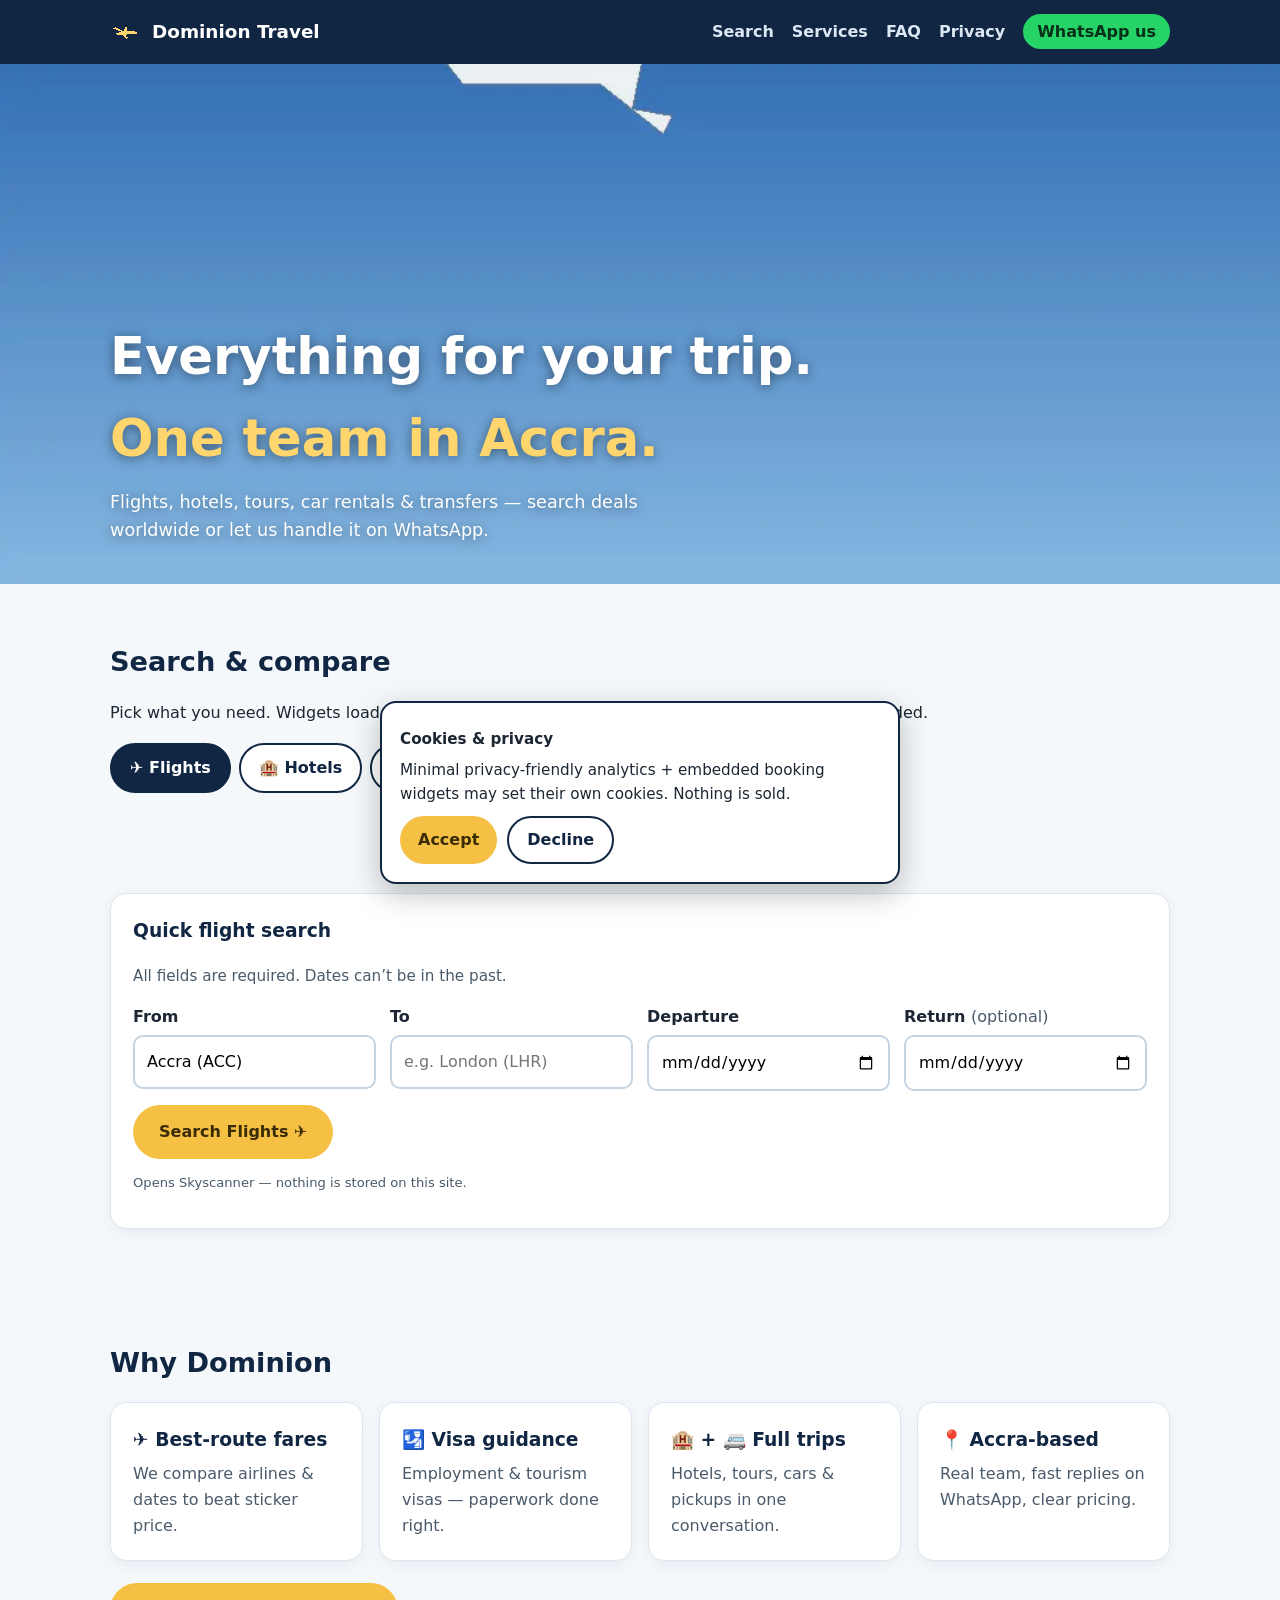
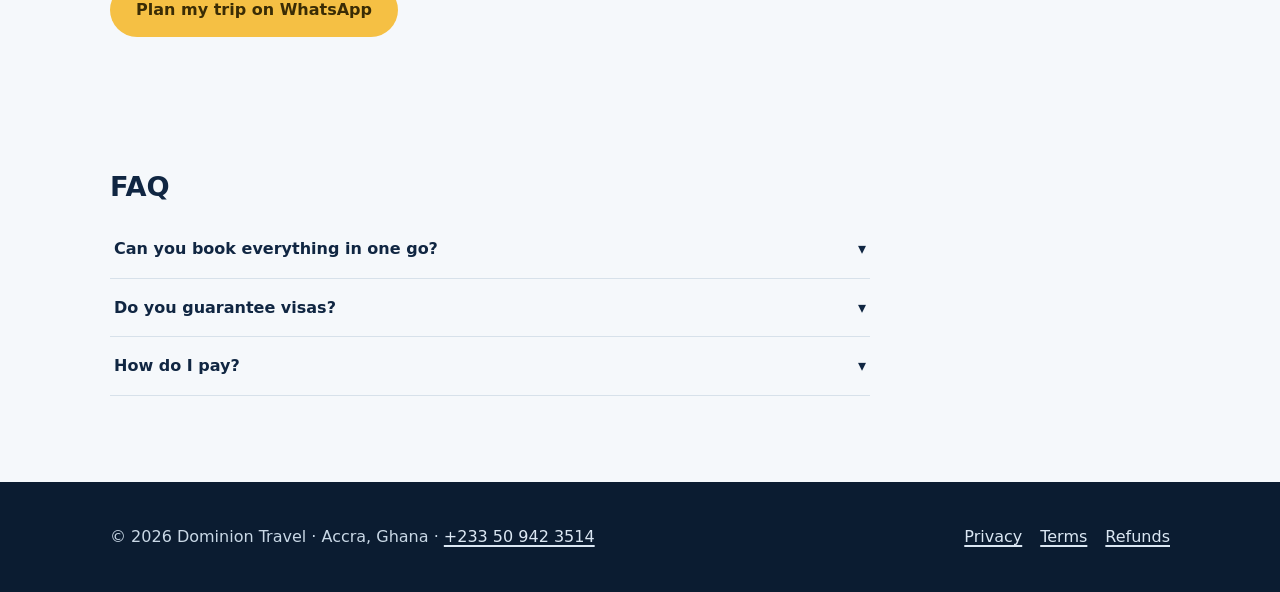
<file: index.html>
<!DOCTYPE html>
<html lang="en">
<head>
<meta charset="utf-8">
<meta name="viewport" content="width=device-width, initial-scale=1">
<title>Dominion Travel — Cheap Flights, Hotels, Tours &amp; Car Rentals from Accra, Ghana</title>
<meta name="description" content="Search cheap flights, hotels, tours, car rentals and airport transfers from Accra, Ghana. One trusted travel team — WhatsApp +233 50 942 3514.">
<link rel="canonical" href="https://dominion-flights.example.com/">
<meta name="theme-color" content="#102642">
<meta property="og:type" content="website">
<meta property="og:site_name" content="Dominion Travel">
<meta property="og:title" content="Dominion Travel — Flights, Hotels, Tours &amp; More from Accra">
<meta property="og:description" content="Compare deals worldwide. Visa help, hotels, tours, car rentals &amp; transfers — Accra, Ghana.">
<meta property="og:url" content="https://dominion-flights.example.com/">
<meta property="og:image" content="https://dominion-flights.example.com/assets/og-image.jpg">
<meta property="og:image:width" content="1200"><meta property="og:image:height" content="630">
<meta property="og:image:alt" content="Dominion Travel — fly smart from Accra, Ghana">
<meta name="twitter:card" content="summary_large_image">
<meta name="twitter:title" content="Dominion Travel — Flights, Hotels, Tours from Accra">
<meta name="twitter:description" content="Search travel deals worldwide. Trusted help from Accra, Ghana.">
<meta name="twitter:image" content="https://dominion-flights.example.com/assets/og-image.jpg">
<link rel="icon" type="image/png" sizes="32x32" href="/assets/favicon-32.png">
<link rel="apple-touch-icon" href="/assets/apple-touch-icon.png">
<link rel="manifest" href="/site.webmanifest">
<link rel="stylesheet" href="/css/style.css">
<script type="application/ld+json">
{"@context":"https://schema.org","@type":"TravelAgency","name":"Dominion Travel",
"url":"https://dominion-flights.example.com/","image":"https://dominion-flights.example.com/assets/og-image.jpg",
"telephone":"+233509423514","priceRange":"$$",
"address":{"@type":"PostalAddress","addressLocality":"Accra","addressCountry":"GH"},
"makesOffer":[{"@type":"Offer","itemOffered":{"@type":"Service","name":"Flight search and ticketing"}},
{"@type":"Offer","itemOffered":{"@type":"Service","name":"Hotel reservations"}},
{"@type":"Offer","itemOffered":{"@type":"Service","name":"Tours and activities"}},
{"@type":"Offer","itemOffered":{"@type":"Service","name":"Car rental and airport transfers"}},
{"@type":"Offer","itemOffered":{"@type":"Service","name":"Visa guidance"}}],
"sameAs":["https://www.tiktok.com/@brothers.trust.tr"]}
</script>
</head>
<body>
<a class="skip-link" href="#main">Skip to main content</a>

<header class="site-header">
  <div class="wrap header-row">
    <a class="brand" href="/" aria-label="Dominion Travel home">
      <img src="/assets/favicon-32.png" alt="" width="32" height="32" aria-hidden="true">
      <span>Dominion&nbsp;Travel</span>
    </a>
    <nav aria-label="Main navigation">
      <ul class="nav-list">
        <li><a href="#search">Search</a></li>
        <li><a href="#services">Services</a></li>
        <li><a href="#faq">FAQ</a></li>
        <li><a href="/privacy.html">Privacy</a></li>
        <li><a class="nav-cta" href="https://wa.me/233509423514" rel="noopener">WhatsApp us</a></li>
      </ul>
    </nav>
  </div>
</header>

<main id="main">
  <section class="hero" aria-labelledby="hero-title">
    <img class="hero-img" src="/assets/hero.webp"
         alt="Airplane flying above clouds at sunrise — search flights, hotels and tours from Accra with Dominion Travel"
         width="1080" height="1350" fetchpriority="high">
    <div class="wrap hero-inner">
      <h1 id="hero-title">Everything for your trip.<br><span class="accent">One team in Accra.</span></h1>
      <p class="hero-sub">Flights, hotels, tours, car rentals &amp; transfers — search deals worldwide or let us handle it on WhatsApp.</p>
    </div>
  </section>

  <section id="search" class="wrap section" aria-labelledby="search-title">
    <h2 id="search-title">Search &amp; compare</h2>
    <p>Pick what you need. Widgets load live deals; the quick-search forms always work, no account needed.</p>

    <div class="tabs" role="tablist" aria-label="Travel search categories">
      <button class="tab is-active" role="tab" id="tab-flights" aria-selected="true" aria-controls="panel-flights">✈️ Flights</button>
      <button class="tab" role="tab" id="tab-hotels" aria-selected="false" aria-controls="panel-hotels" tabindex="-1">🏨 Hotels</button>
      <button class="tab" role="tab" id="tab-tours" aria-selected="false" aria-controls="panel-tours" tabindex="-1">🎟️ Tours</button>
      <button class="tab" role="tab" id="tab-cars" aria-selected="false" aria-controls="panel-cars" tabindex="-1">🚗 Car rentals</button>
      <button class="tab" role="tab" id="tab-transfers" aria-selected="false" aria-controls="panel-transfers" tabindex="-1">🚐 Transfers</button>
    </div>

    <!-- FLIGHTS -->
    <div class="tab-panel" role="tabpanel" id="panel-flights" aria-labelledby="tab-flights">
      <div id="tp-flights" class="widget-slot"
           data-travelpayouts="flights-whitelabel" data-marker="YOUR_TP_MARKER" data-origin="ACC"></div>
      <form class="card form js-search" data-kind="flights" novalidate action="https://www.skyscanner.net/transport/flights/" method="get" target="_blank" rel="noopener">
        <h3>Quick flight search</h3>
        <p class="hint">All fields are required. Dates can’t be in the past.</p>
        <div class="grid">
          <div class="field"><label for="f-from">From</label><input id="f-from" value="Accra (ACC)" required autocomplete="off"></div>
          <div class="field"><label for="f-to">To</label><input id="f-to" placeholder="e.g. London (LHR)" required autocomplete="off"></div>
          <div class="field"><label for="f-dep">Departure</label><input id="f-dep" type="date" required></div>
          <div class="field"><label for="f-ret">Return <span class="opt">(optional)</span></label><input id="f-ret" type="date"></div>
        </div>
        <p class="form-error error" role="alert" hidden></p>
        <div class="form-actions"><button type="submit" class="btn btn-primary">Search Flights ✈</button></div>
        <p class="tiny">Opens Skyscanner — nothing is stored on this site.</p>
      </form>
    </div>

    <!-- HOTELS -->
    <div class="tab-panel" role="tabpanel" id="panel-hotels" aria-labelledby="tab-hotels" hidden>
      <div id="tp-hotels" class="widget-slot"
           data-travelpayouts="hotel-map" data-marker="YOUR_TP_MARKER" data-currency="USD"></div>
      <form class="card form js-search" data-kind="hotels" novalidate action="https://www.booking.com/searchresults.html" method="get" target="_blank" rel="noopener">
        <h3>Quick hotel search</h3>
        <div class="grid">
          <div class="field"><label for="h-city">Destination</label><input id="h-city" placeholder="e.g. Dubai" required autocomplete="off"></div>
          <div class="field"><label for="h-in">Check-in</label><input id="h-in" type="date" required></div>
          <div class="field"><label for="h-out">Check-out</label><input id="h-out" type="date" required></div>
          <div class="field"><label for="h-guests">Guests</label>
            <select id="h-guests"><option>1</option><option selected>2</option><option>3</option><option>4</option><option>5+</option></select></div>
        </div>
        <p class="form-error error" role="alert" hidden></p>
        <div class="form-actions"><button type="submit" class="btn btn-primary">Search Hotels 🏨</button></div>
        <p class="tiny">Opens Booking.com with your search — nothing is stored here.</p>
      </form>
    </div>

    <!-- TOURS -->
    <div class="tab-panel" role="tabpanel" id="panel-tours" aria-labelledby="tab-tours" hidden>
      <div id="tp-tours" class="widget-slot"
           data-travelpayouts="viator-widget" data-pid="YOUR_VIATOR_PID"></div>
      <form class="card form js-search" data-kind="tours" novalidate action="https://www.viator.com/searchResults/all" method="get" target="_blank" rel="noopener">
        <h3>Find tours &amp; activities</h3>
        <div class="grid">
          <div class="field"><label for="t-dest">Destination</label><input id="t-dest" name="text" placeholder="e.g. Cape Town, Paris safari…" required autocomplete="off"></div>
          <div class="field"><label for="t-date">Date <span class="opt">(optional)</span></label><input id="t-date" type="date"></div>
        </div>
        <p class="form-error error" role="alert" hidden></p>
        <div class="form-actions"><button type="submit" class="btn btn-primary">Find Tours 🎟️</button></div>
        <p class="tiny">Opens Viator (TripAdvisor) tours &amp; tickets.</p>
      </form>
    </div>

    <!-- CARS -->
    <div class="tab-panel" role="tabpanel" id="panel-cars" aria-labelledby="tab-cars" hidden>
      <div id="tp-cars" class="widget-slot"
           data-travelpayouts="cars-widget" data-marker="YOUR_TP_MARKER"></div>
      <form class="card form js-search" data-kind="cars" novalidate action="https://www.booking.com/cars/index.html" method="get" target="_blank" rel="noopener">
        <h3>Car rental search</h3>
        <div class="grid">
          <div class="field"><label for="c-pick">Pick-up location</label><input id="c-pick" placeholder="e.g. London Heathrow (LHR)" required autocomplete="off"></div>
          <div class="field"><label for="c-from">Pick-up date</label><input id="c-from" type="date" required></div>
          <div class="field"><label for="c-to">Drop-off date</label><input id="c-to" type="date" required></div>
        </div>
        <p class="form-error error" role="alert" hidden></p>
        <div class="form-actions"><button type="submit" class="btn btn-primary">Search Cars 🚗</button></div>
        <p class="tiny">Opens Booking.com car rentals.</p>
      </form>
    </div>

    <!-- TRANSFERS: our own service → WhatsApp -->
    <div class="tab-panel" role="tabpanel" id="panel-transfers" aria-labelledby="tab-transfers" hidden>
      <form class="card form js-search" data-kind="transfers" novalidate>
        <h3>Airport &amp; city transfers</h3>
        <p>Handled directly by our Accra team — tell us the route and we’ll quote fast.</p>
        <div class="grid">
          <div class="field"><label for="x-from">Pick-up</label><input id="x-from" placeholder="e.g. Kotoka Airport (ACC)" required autocomplete="off"></div>
          <div class="field"><label for="x-to">Drop-off</label><input id="x-to" placeholder="e.g. East Legon, Accra" required autocomplete="off"></div>
          <div class="field"><label for="x-date">Date</label><input id="x-date" type="date" required></div>
          <div class="field"><label for="x-pax">Passengers</label>
            <select id="x-pax"><option>1</option><option selected>2</option><option>3–4</option><option>5+ (van)</option></select></div>
        </div>
        <p class="form-error error" role="alert" hidden></p>
        <div class="form-actions"><button type="submit" class="btn btn-primary">Get Transfer Quote on WhatsApp 🚐</button></div>
        <p class="tiny">Opens WhatsApp on your device with the details pre-filled — we reply fast.</p>
      </form>
    </div>

    <!-- Global honeypot + time-trap for all forms -->
    <div class="hp" aria-hidden="true"><label for="website">Website<input id="website" name="website" type="text" tabindex="-1" autocomplete="off"></label></div>
  </section>

  <section id="services" class="wrap section" aria-labelledby="services-title">
    <h2 id="services-title">Why Dominion</h2>
    <ul class="services">
      <li class="card"><h3>✈️ Best-route fares</h3><p>We compare airlines &amp; dates to beat sticker price.</p></li>
      <li class="card"><h3>🛂 Visa guidance</h3><p>Employment &amp; tourism visas — paperwork done right.</p></li>
      <li class="card"><h3>🏨 + 🚐 Full trips</h3><p>Hotels, tours, cars &amp; pickups in one conversation.</p></li>
      <li class="card"><h3>📍 Accra-based</h3><p>Real team, fast replies on WhatsApp, clear pricing.</p></li>
    </ul>
    <p class="section-cta"><a class="btn btn-primary" href="https://wa.me/233509423514" rel="noopener">Plan my trip on WhatsApp</a></p>
  </section>

  <section id="faq" class="wrap section" aria-labelledby="faq-title">
    <h2 id="faq-title">FAQ</h2>
    <div class="faq-item">
      <button class="faq-q" aria-expanded="false">Can you book everything in one go?<span class="chev" aria-hidden="true">▾</span></button>
      <div class="faq-a" hidden><p>Yes — flights, hotel, tours, car and transfers in one WhatsApp conversation. That’s the point. 😊</p></div>
    </div>
    <div class="faq-item">
      <button class="faq-q" aria-expanded="false">Do you guarantee visas?<span class="chev" aria-hidden="true">▾</span></button>
      <div class="faq-a" hidden><p>No — and run from anyone who does. We prepare complete, correct applications so you have the best chance.</p></div>
    </div>
    <div class="faq-item">
      <button class="faq-q" aria-expanded="false">How do I pay?<span class="chev" aria-hidden="true">▾</span></button>
      <div class="faq-a" hidden><p>Mobile money or bank transfer after written confirmation. We confirm every fare rule before you pay a pesewa.</p></div>
    </div>
  </section>
</main>

<footer class="site-footer">
  <div class="wrap footer-row">
    <p>© <span id="year">2026</span> Dominion Travel · Accra, Ghana ·
      <a href="https://wa.me/233509423514" rel="noopener">+233 50 942 3514</a></p>
    <ul class="legal">
      <li><a href="/privacy.html">Privacy</a></li>
      <li><a href="/terms.html">Terms</a></li>
      <li><a href="/refunds.html">Refunds</a></li>
    </ul>
  </div>
</footer>

<div id="consent" class="consent" role="dialog" aria-modal="false" aria-labelledby="consent-title" hidden>
  <p id="consent-title"><strong>Cookies &amp; privacy</strong></p>
  <p>Minimal privacy-friendly analytics + embedded booking widgets may set their own cookies. Nothing is sold.</p>
  <div class="consent-actions">
    <button id="consent-accept" class="btn btn-primary btn-sm">Accept</button>
    <button id="consent-decline" class="btn btn-ghost btn-sm">Decline</button>
  </div>
</div>

<script src="/js/main.js" defer></script>
</body>
</html>
</file>
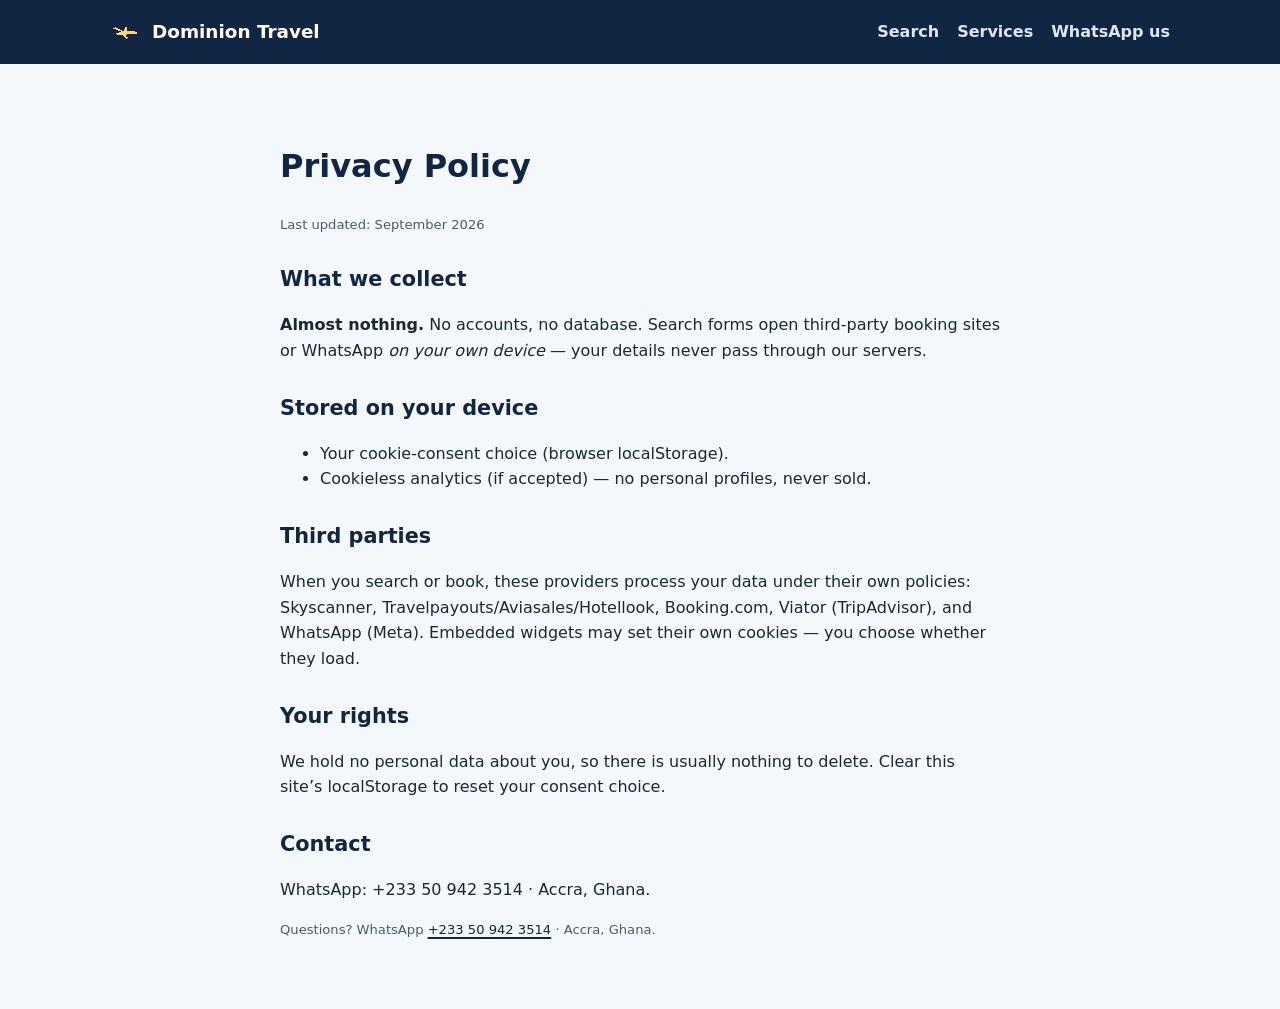
<file: privacy.html>
<!DOCTYPE html>
<html lang="en">
<head>
<meta charset="utf-8">
<meta name="viewport" content="width=device-width, initial-scale=1">
<title>Privacy Policy — Dominion Travel</title>
<meta name="description" content="How Dominion Travel handles your data — minimal by design.">
<meta name="robots" content="noindex">
<link rel="icon" type="image/png" sizes="32x32" href="/assets/favicon-32.png">
<link rel="stylesheet" href="/css/style.css">
</head>
<body>
<header class="site-header"><div class="wrap header-row">
<a class="brand" href="/"><img src="/assets/favicon-32.png" alt="" width="32" height="32" aria-hidden="true"><span>Dominion&nbsp;Travel</span></a>
<nav aria-label="Main navigation"><ul class="nav-list">
<li><a href="/#search">Search</a></li><li><a href="/#services">Services</a></li>
<li><a href="https://wa.me/233509423514" rel="noopener">WhatsApp us</a></li>
</ul></nav></div></header>
<main class="wrap section legal-doc">
<h1>Privacy Policy</h1>
<p class="tiny">Last updated: September 2026</p>
<h2>What we collect</h2>
<p><strong>Almost nothing.</strong> No accounts, no database. Search forms open third-party booking sites or WhatsApp <em>on your own device</em> — your details never pass through our servers.</p>
<h2>Stored on your device</h2>
<ul><li>Your cookie-consent choice (browser localStorage).</li>
<li>Cookieless analytics (if accepted) — no personal profiles, never sold.</li></ul>
<h2>Third parties</h2>
<p>When you search or book, these providers process your data under their own policies: Skyscanner, Travelpayouts/Aviasales/Hotellook, Booking.com, Viator (TripAdvisor), and WhatsApp (Meta). Embedded widgets may set their own cookies — you choose whether they load.</p>
<h2>Your rights</h2>
<p>We hold no personal data about you, so there is usually nothing to delete. Clear this site’s localStorage to reset your consent choice.</p>
<h2>Contact</h2><p>WhatsApp: +233 50 942 3514 · Accra, Ghana.</p>
<p class="tiny">Questions? WhatsApp <a href="https://wa.me/233509423514">+233 50 942 3514</a> · Accra, Ghana.</p>
</main>
</body></html>
</file>
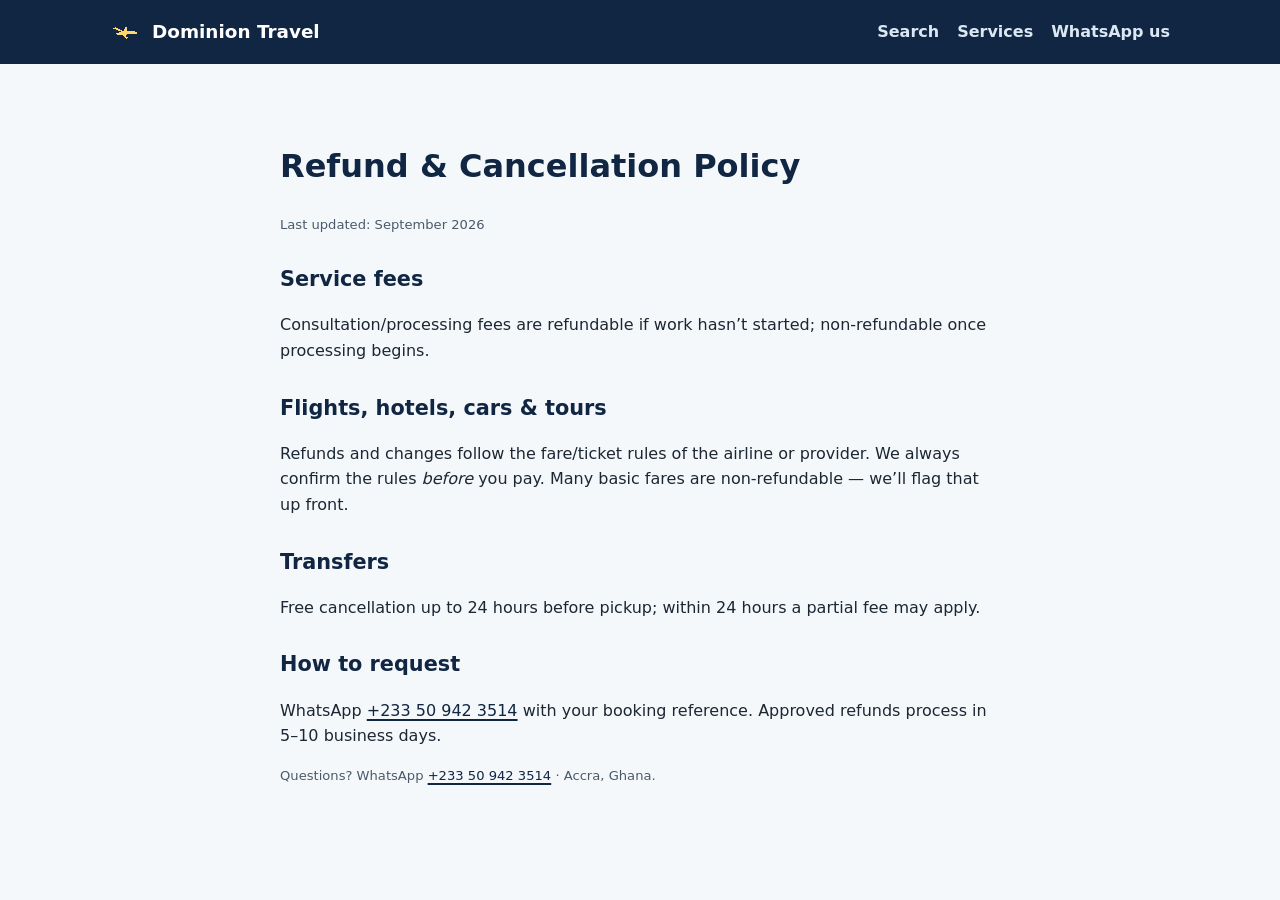
<file: refunds.html>
<!DOCTYPE html>
<html lang="en">
<head>
<meta charset="utf-8">
<meta name="viewport" content="width=device-width, initial-scale=1">
<title>Refund Policy — Dominion Travel</title>
<meta name="description" content="Cancellation and refund terms for all travel services.">
<meta name="robots" content="noindex">
<link rel="icon" type="image/png" sizes="32x32" href="/assets/favicon-32.png">
<link rel="stylesheet" href="/css/style.css">
</head>
<body>
<header class="site-header"><div class="wrap header-row">
<a class="brand" href="/"><img src="/assets/favicon-32.png" alt="" width="32" height="32" aria-hidden="true"><span>Dominion&nbsp;Travel</span></a>
<nav aria-label="Main navigation"><ul class="nav-list">
<li><a href="/#search">Search</a></li><li><a href="/#services">Services</a></li>
<li><a href="https://wa.me/233509423514" rel="noopener">WhatsApp us</a></li>
</ul></nav></div></header>
<main class="wrap section legal-doc">
<h1>Refund &amp; Cancellation Policy</h1>
<p class="tiny">Last updated: September 2026</p>
<h2>Service fees</h2>
<p>Consultation/processing fees are refundable if work hasn’t started; non-refundable once processing begins.</p>
<h2>Flights, hotels, cars &amp; tours</h2>
<p>Refunds and changes follow the fare/ticket rules of the airline or provider. We always confirm the rules <em>before</em> you pay. Many basic fares are non-refundable — we’ll flag that up front.</p>
<h2>Transfers</h2>
<p>Free cancellation up to 24 hours before pickup; within 24 hours a partial fee may apply.</p>
<h2>How to request</h2>
<p>WhatsApp <a href="https://wa.me/233509423514">+233 50 942 3514</a> with your booking reference. Approved refunds process in 5–10 business days.</p>
<p class="tiny">Questions? WhatsApp <a href="https://wa.me/233509423514">+233 50 942 3514</a> · Accra, Ghana.</p>
</main>
</body></html>
</file>
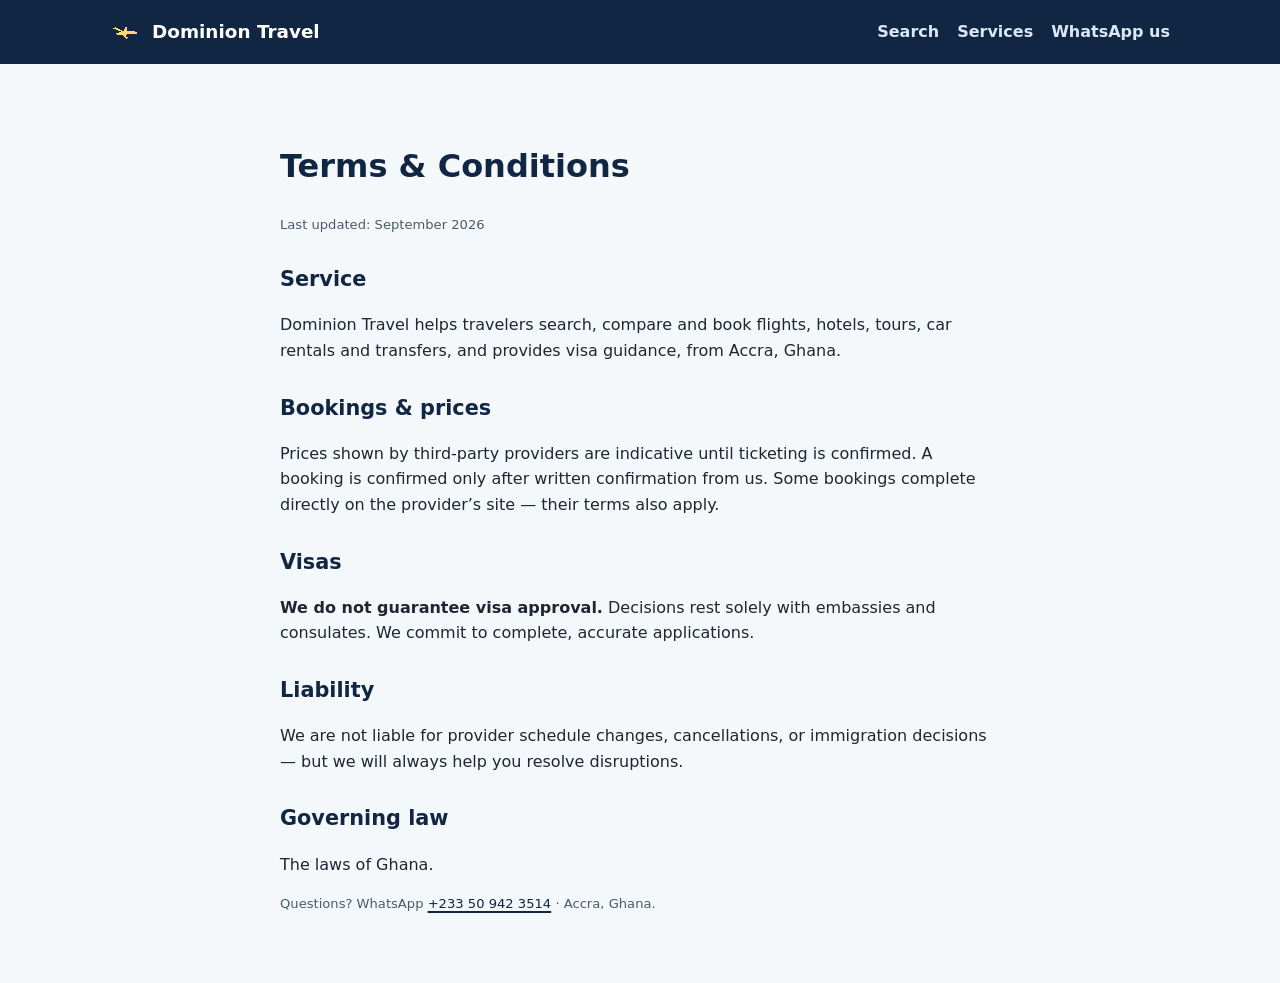
<file: terms.html>
<!DOCTYPE html>
<html lang="en">
<head>
<meta charset="utf-8">
<meta name="viewport" content="width=device-width, initial-scale=1">
<title>Terms & Conditions — Dominion Travel</title>
<meta name="description" content="Booking terms, visa disclaimer and liability.">
<meta name="robots" content="noindex">
<link rel="icon" type="image/png" sizes="32x32" href="/assets/favicon-32.png">
<link rel="stylesheet" href="/css/style.css">
</head>
<body>
<header class="site-header"><div class="wrap header-row">
<a class="brand" href="/"><img src="/assets/favicon-32.png" alt="" width="32" height="32" aria-hidden="true"><span>Dominion&nbsp;Travel</span></a>
<nav aria-label="Main navigation"><ul class="nav-list">
<li><a href="/#search">Search</a></li><li><a href="/#services">Services</a></li>
<li><a href="https://wa.me/233509423514" rel="noopener">WhatsApp us</a></li>
</ul></nav></div></header>
<main class="wrap section legal-doc">
<h1>Terms &amp; Conditions</h1>
<p class="tiny">Last updated: September 2026</p>
<h2>Service</h2>
<p>Dominion Travel helps travelers search, compare and book flights, hotels, tours, car rentals and transfers, and provides visa guidance, from Accra, Ghana.</p>
<h2>Bookings &amp; prices</h2>
<p>Prices shown by third-party providers are indicative until ticketing is confirmed. A booking is confirmed only after written confirmation from us. Some bookings complete directly on the provider’s site — their terms also apply.</p>
<h2>Visas</h2>
<p><strong>We do not guarantee visa approval.</strong> Decisions rest solely with embassies and consulates. We commit to complete, accurate applications.</p>
<h2>Liability</h2>
<p>We are not liable for provider schedule changes, cancellations, or immigration decisions — but we will always help you resolve disruptions.</p>
<h2>Governing law</h2><p>The laws of Ghana.</p>
<p class="tiny">Questions? WhatsApp <a href="https://wa.me/233509423514">+233 50 942 3514</a> · Accra, Ghana.</p>
</main>
</body></html>
</file>
<file: css/style.css>
:root{
  --navy:#102642; --navy2:#0b1c31; --gold:#f5c044; --gold2:#ffd66e;
  --teal:#2daaa0; --green:#25d366; --ink:#1c2733; --muted:#4a5a6a;
  --bg:#f5f8fb; --card:#ffffff; --err:#c0392b; --focus:#2daaa0;
}
*{box-sizing:border-box}
html{scroll-behavior:smooth}
body{margin:0;font-family:system-ui,-apple-system,"Segoe UI",Roboto,Arial,sans-serif;
  color:var(--ink);background:var(--bg);line-height:1.6}
img{max-width:100%;height:auto;display:block}
.wrap{max-width:1100px;margin:0 auto;padding:0 20px}
a{color:var(--navy);text-decoration-thickness:1.5px;text-underline-offset:3px}
a:hover{color:var(--teal)}
:focus-visible{outline:3px solid var(--focus);outline-offset:2px;border-radius:4px}
.skip-link{position:absolute;left:-999px;top:0;background:var(--navy);color:#fff;padding:10px 16px;z-index:99}
.skip-link:focus{left:8px;top:8px}
/* header */
.site-header{background:var(--navy);color:#fff;position:sticky;top:0;z-index:10}
.header-row{display:flex;align-items:center;justify-content:space-between;gap:16px;min-height:64px;flex-wrap:wrap}
.brand{display:flex;align-items:center;gap:10px;color:#fff;font-weight:800;font-size:1.15rem;text-decoration:none}
.nav-list{display:flex;gap:18px;list-style:none;margin:0;padding:10px 0;flex-wrap:wrap}
.nav-list a{color:#dbe7f3;text-decoration:none;font-weight:600}
.nav-list a:hover{color:var(--gold2)}
.nav-cta{background:var(--green);color:#06301a !important;padding:8px 14px;border-radius:999px}
/* hero */
.hero{position:relative;overflow:hidden;background:var(--navy)}
.hero-img{width:100%;max-height:520px;object-fit:cover;opacity:.95}
.hero-inner{position:absolute;inset:auto 0 40px 0;color:#fff;text-shadow:0 2px 12px rgba(0,0,0,.45)}
.hero h1{font-size:clamp(1.9rem,5vw,3.2rem);margin:0 0 8px}
.accent{color:var(--gold2)}
.hero-sub{font-size:1.1rem;max-width:34em;margin:0}
/* sections */
.section{padding:56px 20px}
h2{font-size:1.7rem;color:var(--navy);margin:0 0 12px}
.card{background:var(--card);border:1px solid #dde6ee;border-radius:16px;padding:22px;
  box-shadow:0 4px 14px rgba(16,38,66,.06)}
/* form */
.form{margin-top:22px}
.form h3{margin-top:0;color:var(--navy)}
.hint{color:var(--muted);font-size:.95rem}
.grid{display:grid;grid-template-columns:repeat(auto-fit,minmax(210px,1fr));gap:14px;margin:14px 0}
.field label{display:block;font-weight:700;margin-bottom:6px}
.field input,.field select{width:100%;padding:12px;border:2px solid #c6d3e0;border-radius:10px;font:inherit;background:#fff}
.field input:focus,.field select:focus{border-color:var(--teal)}
.opt{font-weight:400;color:var(--muted)}
.hp{position:absolute;left:-9999px;top:-9999px;height:1px;width:1px;overflow:hidden}
.error{color:var(--err);font-weight:700;margin:8px 0}
.form-actions{display:flex;gap:12px;flex-wrap:wrap;margin-top:8px}
.btn{border:0;border-radius:999px;padding:14px 26px;font:inherit;font-weight:800;cursor:pointer;text-decoration:none;display:inline-block}
.btn-primary{background:var(--gold);color:#3a2c05}
.btn-primary:hover{background:var(--gold2)}
.btn-ghost{background:transparent;color:var(--navy);border:2px solid var(--navy)}
.btn-ghost:hover{background:var(--navy);color:#fff}
.btn-sm{padding:9px 18px}
.tiny{font-size:.82rem;color:var(--muted)}
/* services */
.services{list-style:none;padding:0;display:grid;grid-template-columns:repeat(auto-fit,minmax(230px,1fr));gap:16px;margin:18px 0 0}
.services h3{margin:0 0 6px;color:var(--navy)}
.services p{margin:0;color:var(--muted)}
/* faq */
.faq-item{border-bottom:1px solid #d7e1ea;max-width:760px}
.faq-q{width:100%;text-align:left;background:none;border:0;padding:16px 4px;font:inherit;font-weight:800;
  color:var(--navy);cursor:pointer;display:flex;justify-content:space-between;align-items:center;gap:12px}
.faq-a{padding:0 4px 16px;color:var(--muted)}
.chev{transition:transform .2s}
.faq-q[aria-expanded="true"] .chev{transform:rotate(180deg)}
/* footer */
.site-footer{background:var(--navy2);color:#c9d8e6;padding:26px 0;margin-top:30px}
.footer-row{display:flex;justify-content:space-between;gap:14px;flex-wrap:wrap;align-items:center}
.site-footer a{color:#dbe7f3}
.legal{list-style:none;display:flex;gap:18px;margin:0;padding:0}
/* consent */
.consent{position:fixed;left:16px;right:16px;bottom:16px;max-width:520px;margin:0 auto;background:#fff;
  border:2px solid var(--navy);border-radius:16px;padding:18px;box-shadow:0 10px 30px rgba(0,0,0,.25);z-index:50}
.consent p{margin:6px 0;font-size:.95rem}
.consent-actions{display:flex;gap:10px;margin-top:10px}
/* legal pages */
.legal-doc{max-width:760px}
.legal-doc h1{color:var(--navy)}
.legal-doc h2{font-size:1.3rem;margin-top:28px}
/* 404 */
.nf{min-height:60vh;display:flex;flex-direction:column;align-items:center;justify-content:center;text-align:center;gap:14px}
.nf .big{font-size:5rem;font-weight:900;color:var(--gold);margin:0}
@media (max-width:640px){
  .hero-inner{bottom:20px}
  .form-actions .btn{width:100%;text-align:center}
  .footer-row{flex-direction:column;align-items:flex-start}
}
@media (prefers-reduced-motion:reduce){
  html{scroll-behavior:auto}
}

/* tabs */
.tabs{display:flex;gap:8px;flex-wrap:wrap;margin:18px 0}
.tab{border:2px solid var(--navy);background:#fff;color:var(--navy);border-radius:999px;
  padding:10px 18px;font:inherit;font-weight:800;cursor:pointer}
.tab.is-active{background:var(--navy);color:#fff}
.tab:hover{background:var(--navy);color:#fff}
.tab-panel{margin-top:6px}
.widget-slot{min-height:60px;margin-bottom:18px}
.section-cta{margin-top:22px}
</file>
